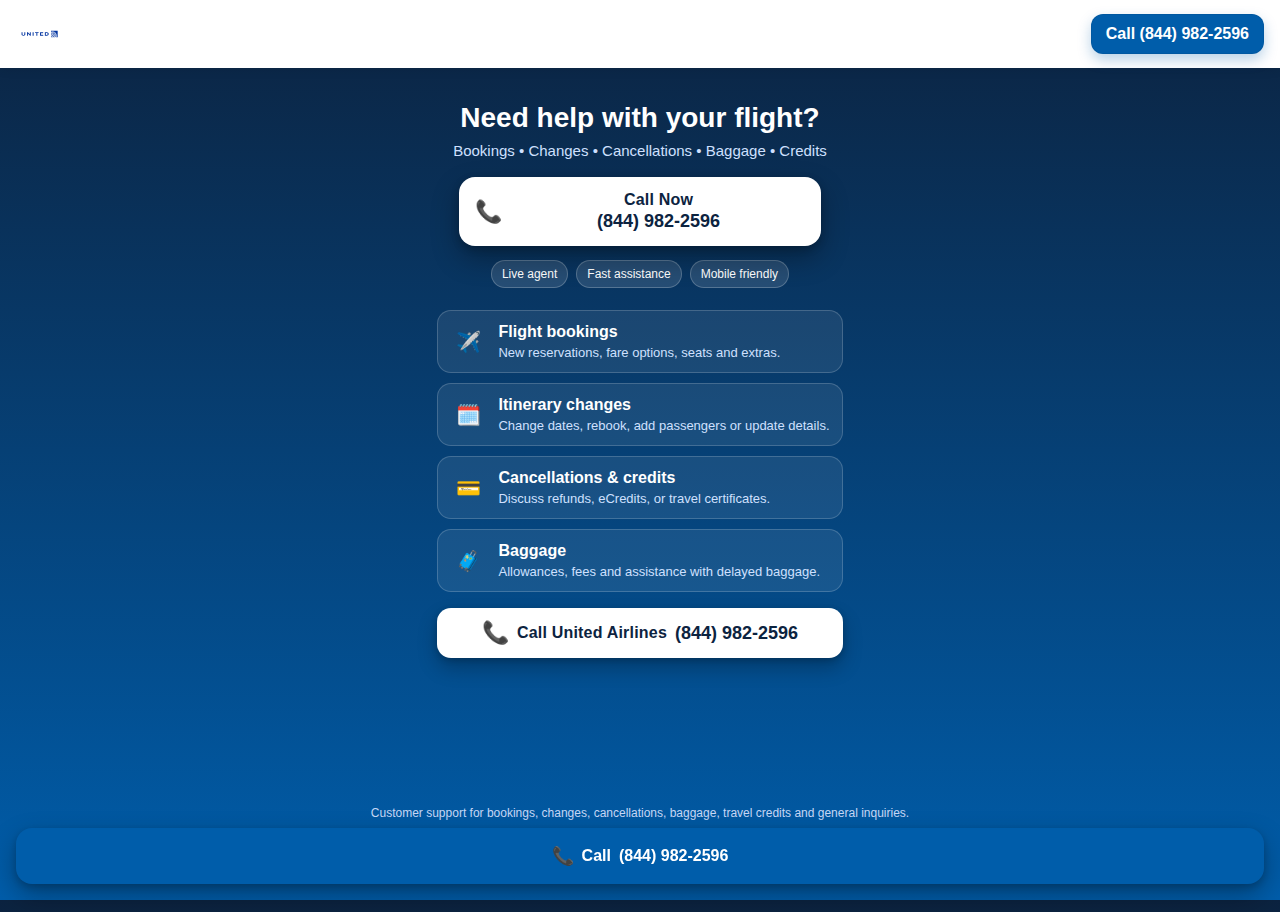
<file: united-landing/index.html>
<!doctype html>
<html lang="en">
<head>
  <meta charset="utf-8">
  <meta name="viewport" content="width=device-width, initial-scale=1, viewport-fit=cover">
  <meta name="theme-color" content="#005DAA">
  <title>United Airlines — Bookings, Changes, Cancellations | Call Now</title>
  <meta name="description" content="United Airlines phone support for flight bookings, itinerary changes, cancellations, baggage and more. Tap to call (844) 982-2596.">
  <meta name="format-detection" content="telephone=no">
  <meta property="og:title" content="United Airlines — Call Support">
  <meta property="og:description" content="Bookings, changes, cancellations and more. Speak to an agent now.">
  <meta property="og:type" content="website">
  <meta property="og:url" content="/">
  <meta property="og:image" content="/assets/united-logo.png">
  <meta name="twitter:card" content="summary_large_image">
  <link rel="stylesheet" href="styles.css">
  <script type="application/ld+json">
  {
    "@context": "https://schema.org",
    "@type": "Organization",
    "name": "United Airlines",
    "url": "https://www.united.com/",
    "logo": "/assets/united-logo.svg",
    "contactPoint": [{
      "@type": "ContactPoint",
      "telephone": "+1-844-982-2596",
      "contactType": "customer service",
      "areaServed": "US",
      "availableLanguage": ["English", "Spanish"]
    }]
  }
  </script>
</head>
<body>
  <div class="page">
    <header class="header">
      <div class="brand">
        <img src="assets/united-logo.svg" onerror="this.onerror=null;this.src='assets/united-logo.png'" alt="United Airlines" class="logo" width="180" height="32">
      </div>
      <a class="header-cta" href="tel:+18449822596" aria-label="Call United Airlines support (844) 982-2596">Call (844) 982-2596</a>
    </header>

    <main class="content" role="main">
      <section class="hero" aria-label="United Airlines phone support">
        <h1 class="hero-title">Need help with your flight?</h1>
        <p class="hero-sub">Bookings • Changes • Cancellations • Baggage • Credits</p>
        <a class="cta-primary" href="tel:+18449822596" aria-label="Tap to call United Airlines support, (844) 982-2596">
          <span class="cta-icon" aria-hidden="true">📞</span>
          <span class="cta-text">Call Now</span>
          <span class="cta-num">(844) 982-2596</span>
        </a>
        <div class="chips">
          <span class="chip">Live agent</span>
          <span class="chip">Fast assistance</span>
          <span class="chip">Mobile friendly</span>
        </div>
      </section>

      <section class="benefits" aria-label="How we can assist">
        <ul class="list">
          <li>
            <div class="li-ico" aria-hidden="true">✈️</div>
            <div class="li-text">
              <h2>Flight bookings</h2>
              <p>New reservations, fare options, seats and extras.</p>
            </div>
          </li>
          <li>
            <div class="li-ico" aria-hidden="true">🗓️</div>
            <div class="li-text">
              <h2>Itinerary changes</h2>
              <p>Change dates, rebook, add passengers or update details.</p>
            </div>
          </li>
          <li>
            <div class="li-ico" aria-hidden="true">💳</div>
            <div class="li-text">
              <h2>Cancellations & credits</h2>
              <p>Discuss refunds, eCredits, or travel certificates.</p>
            </div>
          </li>
          <li>
            <div class="li-ico" aria-hidden="true">🧳</div>
            <div class="li-text">
              <h2>Baggage</h2>
              <p>Allowances, fees and assistance with delayed baggage.</p>
            </div>
          </li>
        </ul>
      </section>

      <section class="inline-cta" aria-label="Quick call action">
        <a class="cta-secondary" href="tel:+18449822596" aria-label="Call now (844) 982-2596">
          <span class="cta-icon" aria-hidden="true">📞</span>
          <span class="cta-text">Call United Airlines</span>
          <span class="cta-num">(844) 982-2596</span>
        </a>
      </section>
    </main>

    <footer class="footer">
      <p class="fineprint">Customer support for bookings, changes, cancellations, baggage, travel credits and general inquiries.</p>
    </footer>

    <a class="sticky-call" href="tel:+18449822596" aria-label="Call now (844) 982-2596">
      <span class="sticky-icon" aria-hidden="true">📞</span>
      <span class="sticky-label">Call</span>
      <span class="sticky-num">(844) 982-2596</span>
    </a>
  </div>
</body>
</html>
</file>
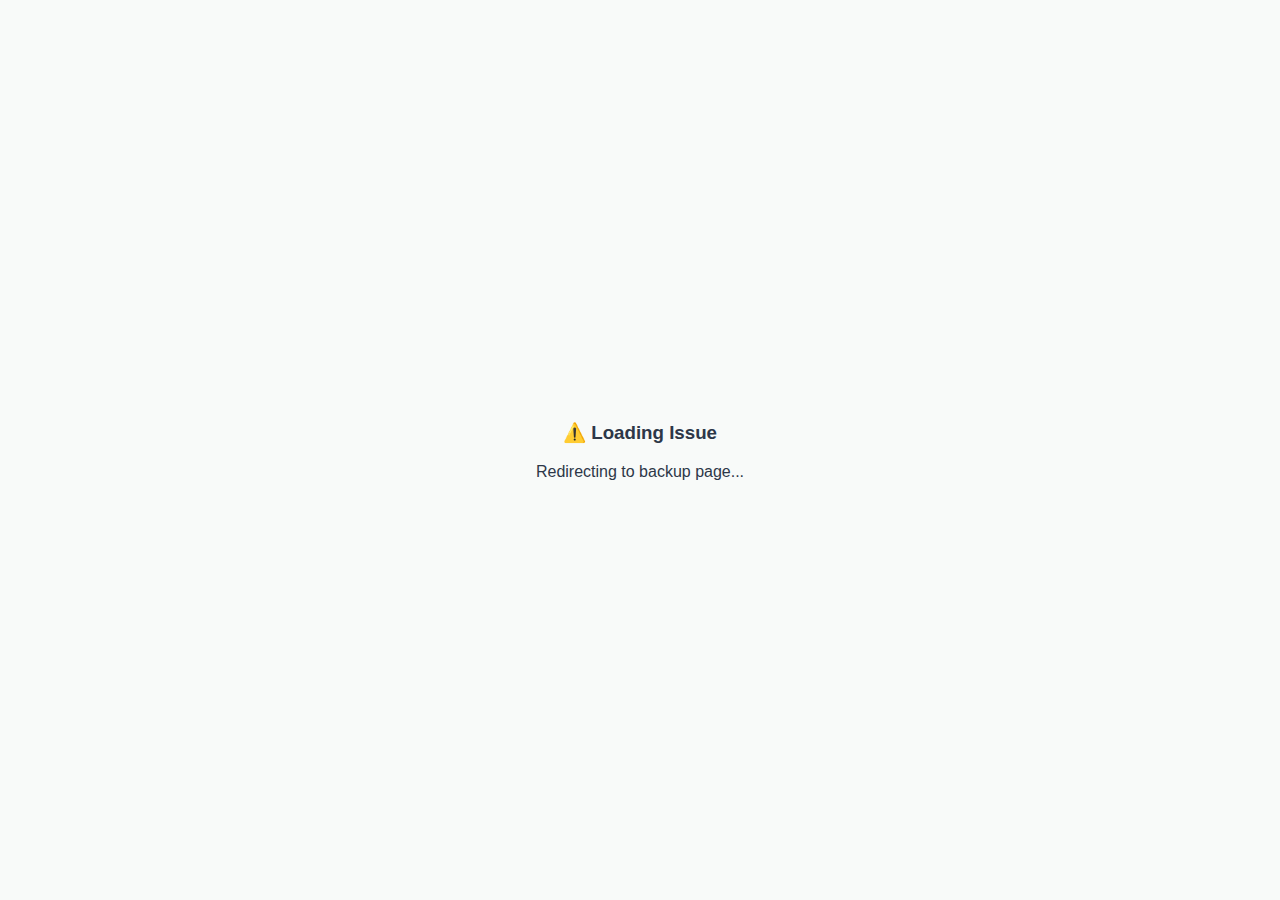
<file: aptive-proxy.html>
<!DOCTYPE html>
<html lang="en">
<head>
    <meta charset="UTF-8">
    <meta name="viewport" content="width=device-width, initial-scale=1.0">
    <title>Get Your First Pest Treatment for Just $99 - Call (844) 213-0185</title>
    <style>
        .loading-overlay {
            position: fixed;
            top: 0;
            left: 0;
            width: 100%;
            height: 100%;
            background: #f8faf9;
            display: flex;
            align-items: center;
            justify-content: center;
            z-index: 9999;
            font-family: -apple-system, BlinkMacSystemFont, 'Segoe UI', Roboto, sans-serif;
        }
        .loading-content {
            text-align: center;
            color: #2d3748;
        }
        .spinner {
            width: 40px;
            height: 40px;
            border: 4px solid #e2e8f0;
            border-top: 4px solid #38a169;
            border-radius: 50%;
            animation: spin 1s linear infinite;
            margin: 0 auto 20px;
        }
        @keyframes spin {
            0% { transform: rotate(0deg); }
            100% { transform: rotate(360deg); }
        }
        .hidden { display: none !important; }
    </style>
</head>
<body>
    <div class="loading-overlay" id="loadingOverlay">
        <div class="loading-content">
            <div class="spinner"></div>
            <h3>🛡️ Loading Pest Control Experts...</h3>
            <p>Getting you the exact same proven page that converts...</p>
        </div>
    </div>

    <div id="aptiveContent" class="hidden"></div>

    <script>
        const CONFIG = {
            APTIVE_URL: 'https://aptivepestcontrol.com/google-cpc-non-brand/',
            OUR_PHONE: '(844) 213-0185',
            OUR_PHONE_TEL: 'tel:+18442130185',
            CORS_PROXY: 'https://api.allorigins.win/raw?url='
        };

        const APTIVE_PHONES = [
            '(833) 902-2913',
            '833-902-2913', 
            'tel:+18339022913',
            'tel:8339022913'
        ];

        async function loadAptivePage() {
            try {
                console.log('🔄 Fetching Aptive page...');
                
                const response = await fetch(CONFIG.CORS_PROXY + encodeURIComponent(CONFIG.APTIVE_URL));
                
                if (!response.ok) {
                    throw new Error('Failed to fetch');
                }
                
                let html = await response.text();
                console.log('✅ Aptive page fetched');
                
                // Replace all Aptive phone numbers with ours
                APTIVE_PHONES.forEach(aptivePhone => {
                    const regex = new RegExp(aptivePhone.replace(/[()]/g, '\\$&'), 'gi');
                    if (aptivePhone.startsWith('tel:')) {
                        html = html.replace(regex, CONFIG.OUR_PHONE_TEL);
                    } else {
                        html = html.replace(regex, CONFIG.OUR_PHONE);
                    }
                });
                
                // Replace title
                html = html.replace(
                    /<title>.*?<\/title>/i,
                    '<title>Get Your First Pest Treatment for Just $99 - Call (844) 213-0185</title>'
                );
                
                console.log('📞 Phone numbers replaced with:', CONFIG.OUR_PHONE);
                
                // Load the content
                document.getElementById('aptiveContent').innerHTML = html;
                
                // Hide loading, show content
                document.getElementById('loadingOverlay').classList.add('hidden');
                document.getElementById('aptiveContent').classList.remove('hidden');
                
                // Fix any relative URLs
                fixRelativeUrls();
                
                console.log('🎉 Aptive proxy loaded successfully!');
                
            } catch (error) {
                console.error('❌ Error:', error);
                showFallback();
            }
        }

        function fixRelativeUrls() {
            // Fix images
            document.querySelectorAll('img[src^="/"]').forEach(img => {
                img.src = 'https://aptivepestcontrol.com' + img.src;
            });
            
            // Fix CSS
            document.querySelectorAll('link[href^="/"]').forEach(link => {
                link.href = 'https://aptivepestcontrol.com' + link.href;
            });
            
            // Fix JS
            document.querySelectorAll('script[src^="/"]').forEach(script => {
                script.src = 'https://aptivepestcontrol.com' + script.src;
            });
        }

        function showFallback() {
            document.getElementById('loadingOverlay').innerHTML = 
                '<div class="loading-content"><h3>⚠️ Loading Issue</h3><p>Redirecting to backup page...</p></div>';
            
            setTimeout(() => {
                window.location.href = './index.html';
            }, 2000);
        }

        // Start loading
        document.addEventListener('DOMContentLoaded', loadAptivePage);
        
        // Debug mode
        if (window.location.search.includes('debug=true')) {
            setTimeout(() => {
                const debug = document.createElement('div');
                debug.innerHTML = '<div style="position:fixed;top:10px;right:10px;background:rgba(0,0,0,0.8);color:white;padding:15px;border-radius:8px;font-size:12px;z-index:10000;"><strong>🔧 APTIVE PROXY</strong><br>Phone: ' + CONFIG.OUR_PHONE + '<br><button onclick="location.reload()" style="margin-top:8px;padding:4px 8px;background:#38a169;color:white;border:none;border-radius:4px;">Reload</button></div>';
                document.body.appendChild(debug);
            }, 1000);
        }
    </script>
</body>
</html>
</file>
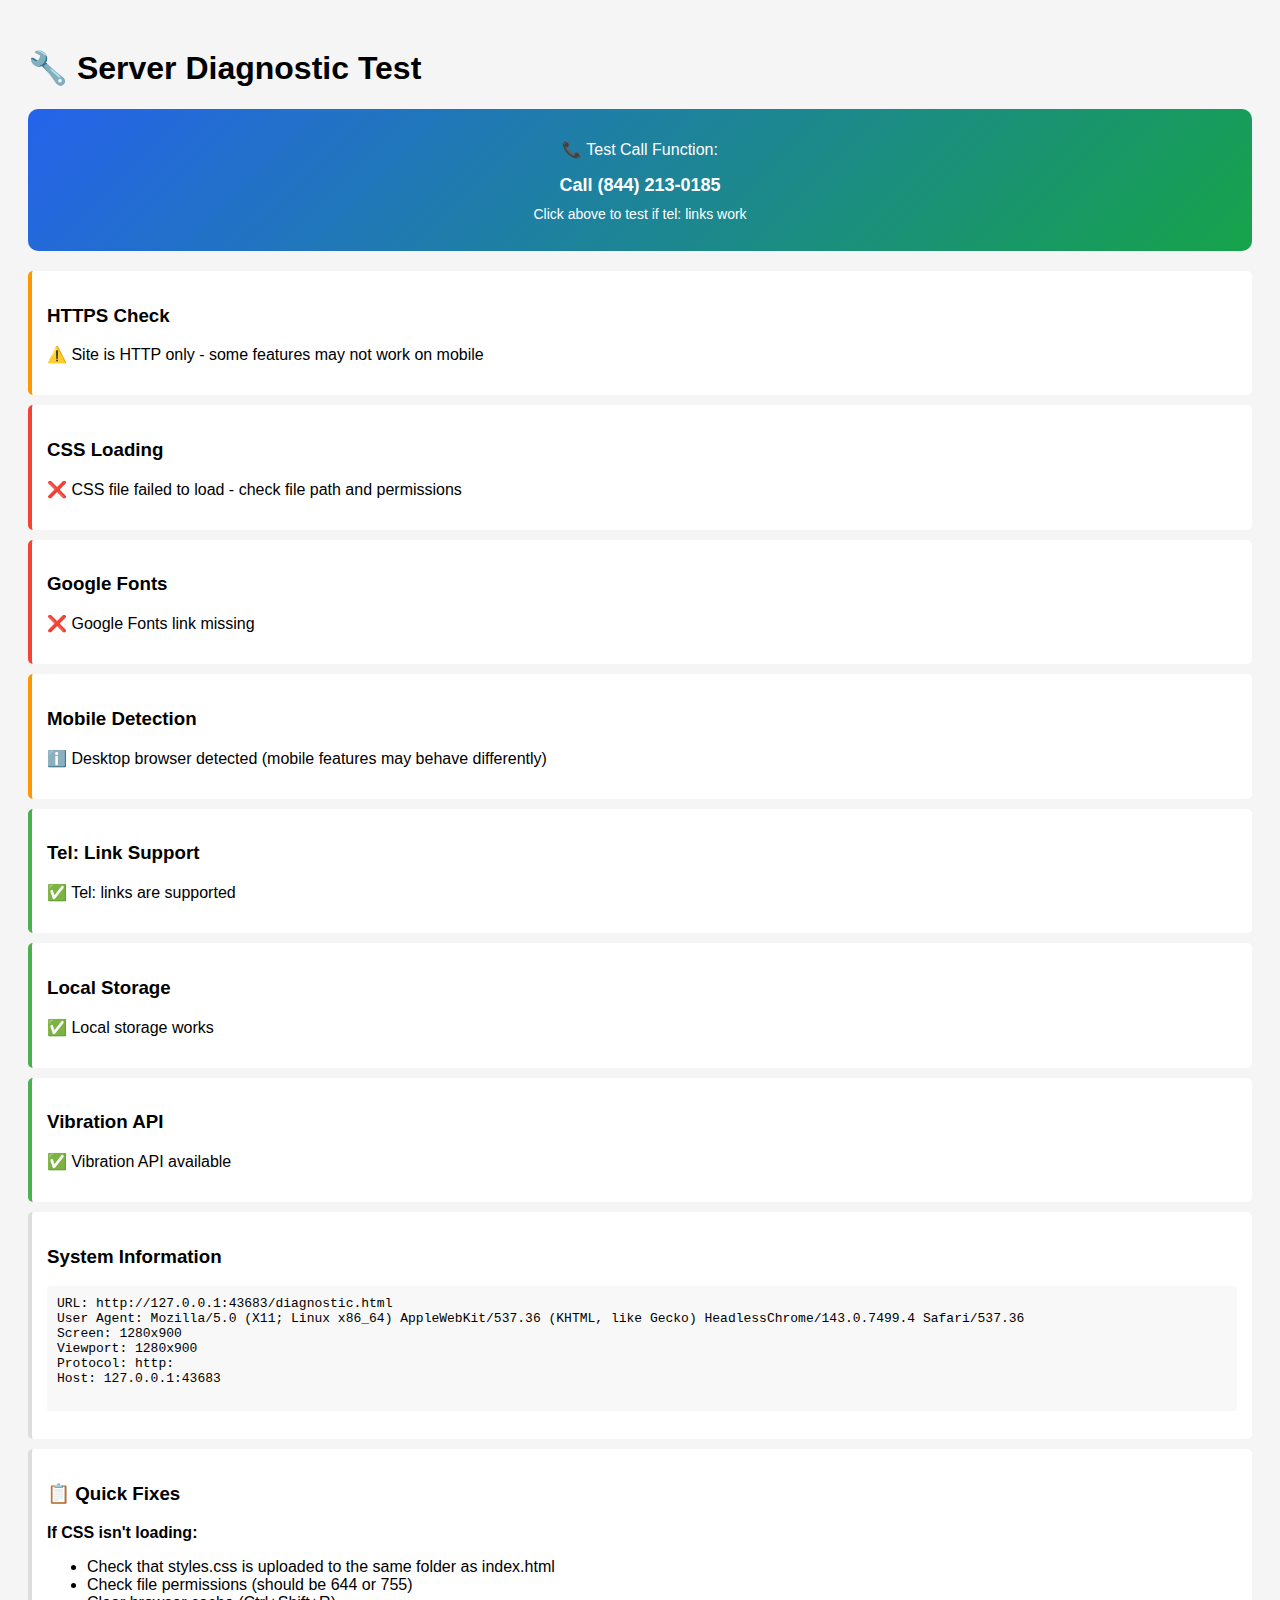
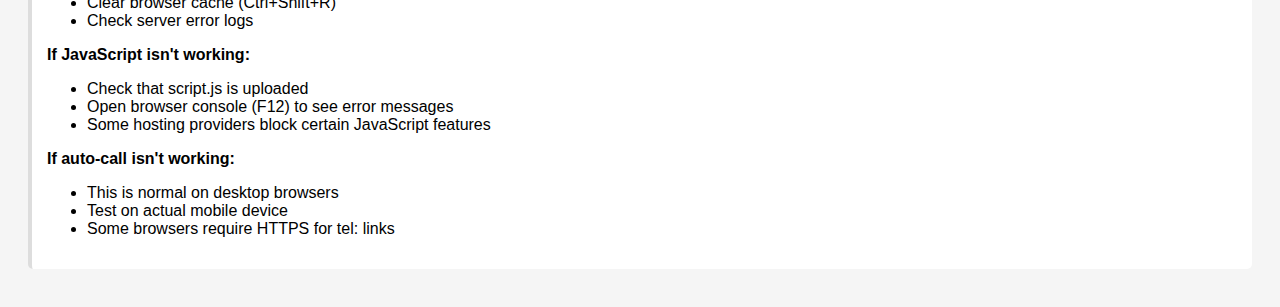
<file: diagnostic.html>
<!DOCTYPE html>
<html lang="en">
<head>
    <meta charset="UTF-8">
    <meta name="viewport" content="width=device-width, initial-scale=1.0">
    <title>Server Diagnostic Test</title>
    <style>
        body {
            font-family: Arial, sans-serif;
            padding: 20px;
            background: #f5f5f5;
        }
        .test {
            background: white;
            padding: 15px;
            margin: 10px 0;
            border-radius: 5px;
            border-left: 4px solid #ddd;
        }
        .pass { border-left-color: #4CAF50; }
        .fail { border-left-color: #f44336; }
        .warning { border-left-color: #ff9800; }
        pre {
            background: #f8f8f8;
            padding: 10px;
            border-radius: 3px;
            overflow-x: auto;
        }
        .phone-test {
            background: linear-gradient(135deg, #2563eb, #16a34a);
            color: white;
            padding: 15px;
            border-radius: 10px;
            text-align: center;
            margin: 20px 0;
        }
        .phone-test a {
            color: white;
            text-decoration: none;
            font-size: 18px;
            font-weight: bold;
        }
    </style>
</head>
<body>
    <h1>🔧 Server Diagnostic Test</h1>
    
    <div class="phone-test">
        <p>📞 Test Call Function:</p>
        <a href="tel:+18442130185">Call (844) 213-0185</a>
        <p style="font-size: 14px; margin-top: 10px;">Click above to test if tel: links work</p>
    </div>

    <div id="tests"></div>

    <script>
        const tests = [];
        
        // Test 1: Check if we're on HTTPS
        tests.push({
            name: "HTTPS Check",
            test: () => location.protocol === 'https:',
            pass: "✅ Site is served over HTTPS",
            fail: "⚠️ Site is HTTP only - some features may not work on mobile"
        });

        // Test 2: Check if CSS loaded
        tests.push({
            name: "CSS Loading",
            test: () => {
                const link = document.querySelector('link[href*="styles.css"]');
                return link && link.sheet;
            },
            pass: "✅ CSS file loaded successfully",
            fail: "❌ CSS file failed to load - check file path and permissions"
        });

        // Test 3: Check if fonts loaded
        tests.push({
            name: "Google Fonts",
            test: () => {
                const link = document.querySelector('link[href*="fonts.googleapis.com"]');
                return link;
            },
            pass: "✅ Google Fonts link is present",
            fail: "❌ Google Fonts link missing"
        });

        // Test 4: Check user agent (mobile detection)
        tests.push({
            name: "Mobile Detection",
            test: () => /Android|webOS|iPhone|iPad|iPod|BlackBerry|IEMobile|Opera Mini/i.test(navigator.userAgent),
            pass: "✅ Mobile device detected",
            fail: "ℹ️ Desktop browser detected (mobile features may behave differently)"
        });

        // Test 5: Check if tel: links are supported
        tests.push({
            name: "Tel: Link Support",
            test: () => {
                const a = document.createElement('a');
                a.href = 'tel:+1234567890';
                return a.protocol === 'tel:';
            },
            pass: "✅ Tel: links are supported",
            fail: "⚠️ Tel: links may not work properly"
        });

        // Test 6: Check localStorage
        tests.push({
            name: "Local Storage",
            test: () => {
                try {
                    localStorage.setItem('test', 'test');
                    localStorage.removeItem('test');
                    return true;
                } catch(e) {
                    return false;
                }
            },
            pass: "✅ Local storage works",
            fail: "⚠️ Local storage blocked (incognito mode?)"
        });

        // Test 7: Check if vibration API works
        tests.push({
            name: "Vibration API",
            test: () => 'vibrate' in navigator,
            pass: "✅ Vibration API available",
            fail: "ℹ️ Vibration API not available (normal on desktop)"
        });

        // Run tests and display results
        function runTests() {
            const container = document.getElementById('tests');
            let allPassed = true;

            tests.forEach(testObj => {
                const result = testObj.test();
                const div = document.createElement('div');
                div.className = `test ${result ? 'pass' : (testObj.fail.includes('❌') ? 'fail' : 'warning')}`;
                div.innerHTML = `
                    <h3>${testObj.name}</h3>
                    <p>${result ? testObj.pass : testObj.fail}</p>
                `;
                container.appendChild(div);
                
                if (!result && testObj.fail.includes('❌')) {
                    allPassed = false;
                }
            });

            // Add system info
            const infoDiv = document.createElement('div');
            infoDiv.className = 'test';
            infoDiv.innerHTML = `
                <h3>System Information</h3>
                <pre>
URL: ${location.href}
User Agent: ${navigator.userAgent}
Screen: ${screen.width}x${screen.height}
Viewport: ${window.innerWidth}x${window.innerHeight}
Protocol: ${location.protocol}
Host: ${location.host}
                </pre>
            `;
            container.appendChild(infoDiv);

            // Add recommendations
            const recDiv = document.createElement('div');
            recDiv.className = 'test';
            recDiv.innerHTML = `
                <h3>📋 Quick Fixes</h3>
                <p><strong>If CSS isn't loading:</strong></p>
                <ul>
                    <li>Check that styles.css is uploaded to the same folder as index.html</li>
                    <li>Check file permissions (should be 644 or 755)</li>
                    <li>Clear browser cache (Ctrl+Shift+R)</li>
                    <li>Check server error logs</li>
                </ul>
                
                <p><strong>If JavaScript isn't working:</strong></p>
                <ul>
                    <li>Check that script.js is uploaded</li>
                    <li>Open browser console (F12) to see error messages</li>
                    <li>Some hosting providers block certain JavaScript features</li>
                </ul>
                
                <p><strong>If auto-call isn't working:</strong></p>
                <ul>
                    <li>This is normal on desktop browsers</li>
                    <li>Test on actual mobile device</li>
                    <li>Some browsers require HTTPS for tel: links</li>
                </ul>
            `;
            container.appendChild(recDiv);
        }

        // Run tests when page loads
        window.addEventListener('load', runTests);
    </script>
</body>
</html>
</file>
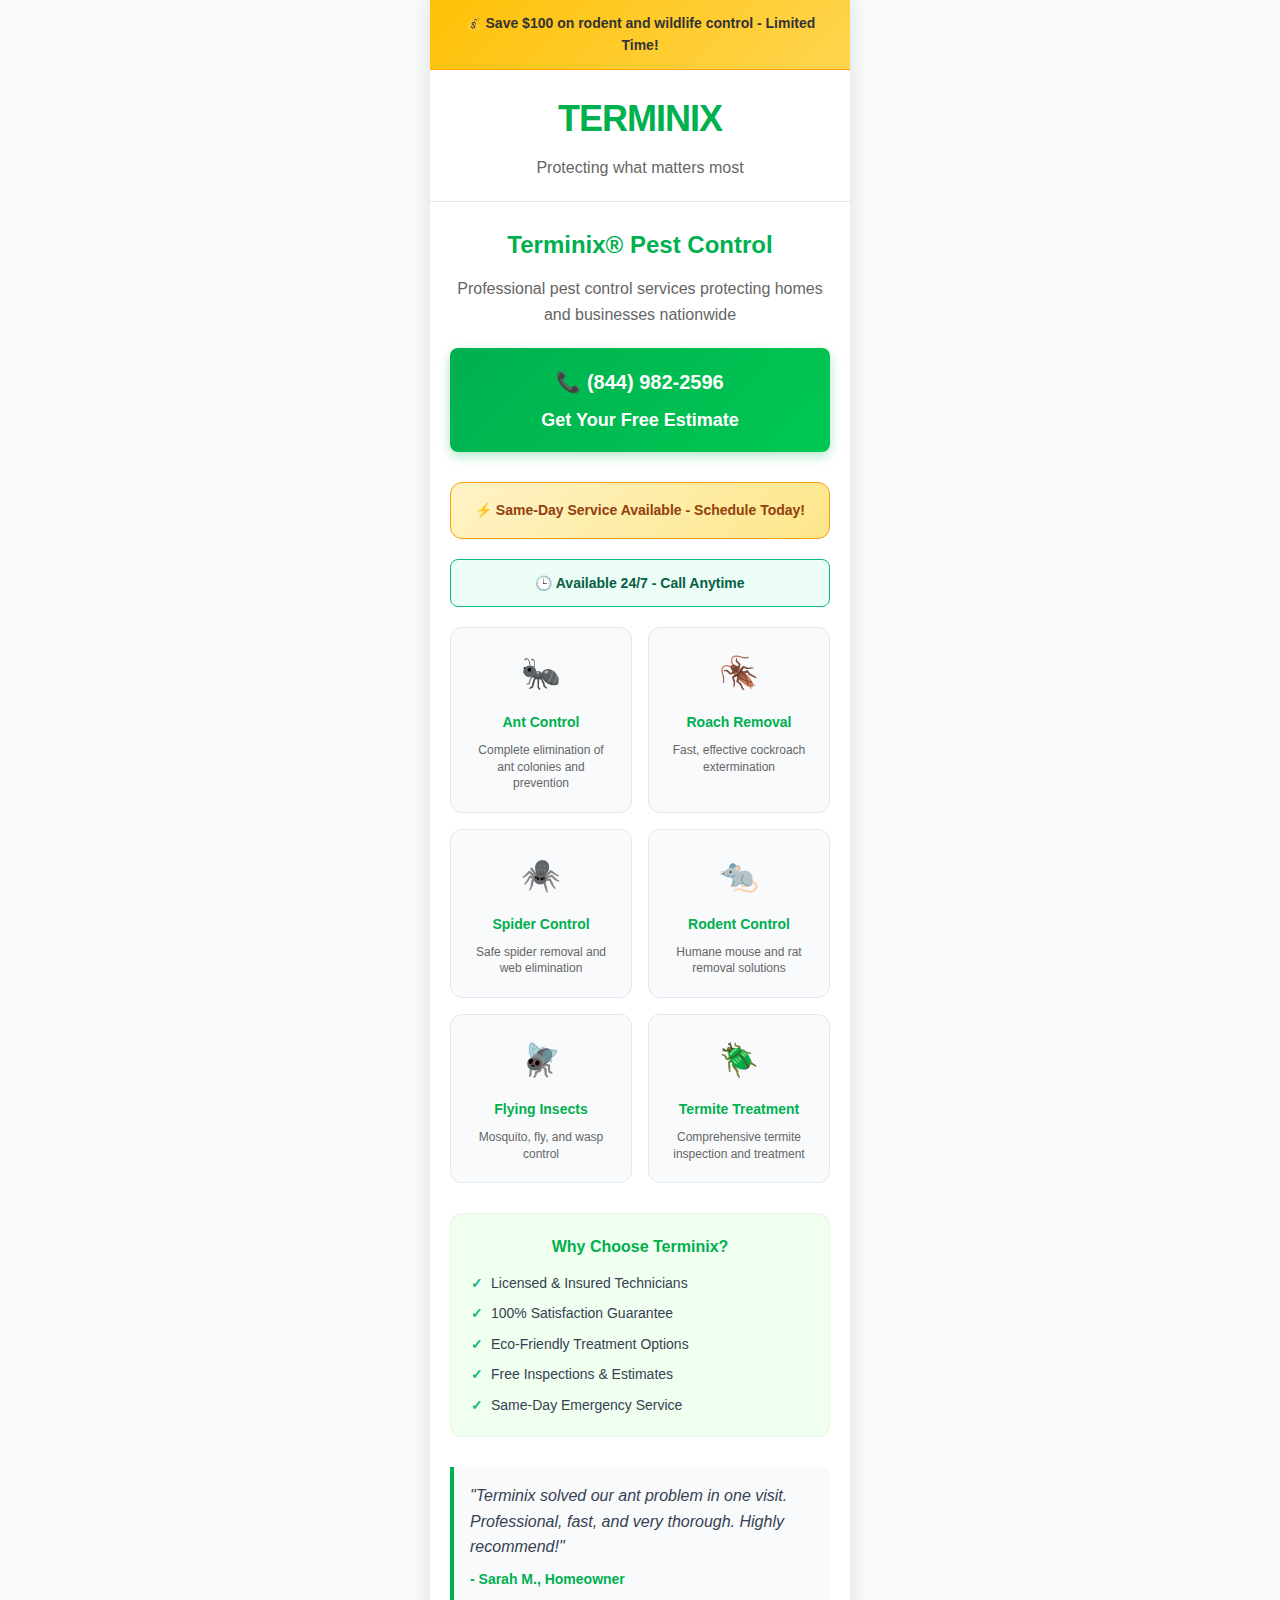
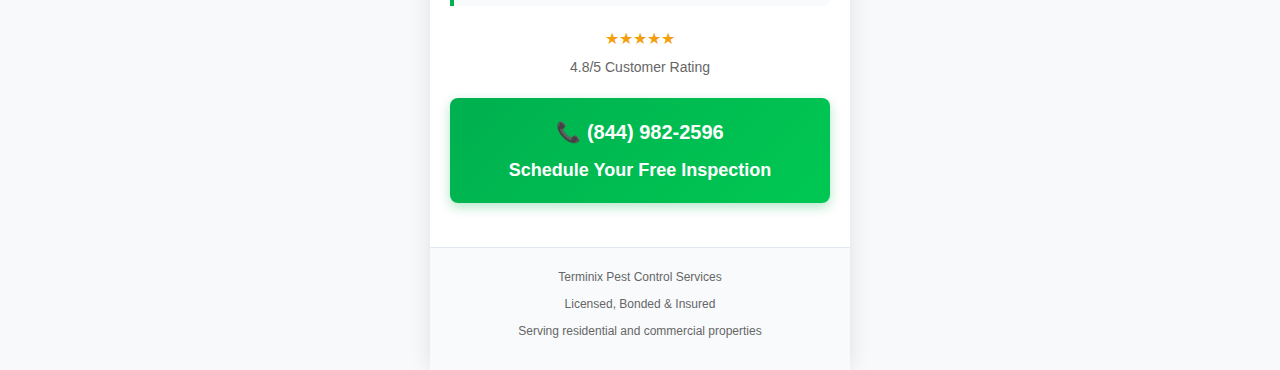
<file: terminix.html>
<!DOCTYPE html>
<html lang="en">
<head>
    <meta charset="UTF-8">
    <meta name="viewport" content="width=device-width, initial-scale=1.0">
    <title>Terminix Pest Control - Professional Pest Management Services</title>
    <meta name="description" content="Professional pest control services from Terminix. Get immediate help with ants, roaches, termites, rodents and more. Call now for fast, effective treatment.">
    <meta http-equiv="Content-Security-Policy" content="default-src 'self' https: data:; script-src 'self' 'unsafe-inline' https://www.googletagmanager.com https://www.google-analytics.com https://googleads.g.doubleclick.net; style-src 'self' 'unsafe-inline' https://fonts.googleapis.com; font-src 'self' https://fonts.gstatic.com; connect-src 'self' https://www.google-analytics.com https://analytics.google.com https://stats.g.doubleclick.net; img-src 'self' data: https:;">
    
    <!-- Google Ads Conversion Tracking -->
    <script nonce="terminix-2024">
        gtag('config', 'AW-697295426');
    </script>
    
    <!-- Google tag (gtag.js) -->
    <script async src="https://www.googletagmanager.com/gtag/js?id=AW-697295426" nonce="terminix-2024"></script>
    <script nonce="terminix-2024">
        window.dataLayer = window.dataLayer || [];
        function gtag(){dataLayer.push(arguments);}
        gtag('js', new Date());
        gtag('config', 'AW-697295426');
    </script>
    
    <style>
        * {
            margin: 0;
            padding: 0;
            box-sizing: border-box;
        }
        
        body {
            font-family: -apple-system, BlinkMacSystemFont, 'Segoe UI', Roboto, Oxygen, Ubuntu, Cantarell, sans-serif;
            background-color: #f8f9fa;
            color: #333;
            line-height: 1.6;
        }
        
        .container {
            max-width: 420px;
            margin: 0 auto;
            background: white;
            min-height: 100vh;
            box-shadow: 0 0 20px rgba(0,0,0,0.1);
        }
        
        .promo-banner {
            background: linear-gradient(135deg, #FFC107 0%, #FFD54F 100%);
            color: #333;
            padding: 12px 20px;
            text-align: center;
            font-size: 14px;
            font-weight: bold;
            border-bottom: 1px solid #FFA000;
        }
        
        .header {
            background: white;
            color: #333;
            padding: 20px;
            text-align: center;
            border-bottom: 1px solid #e2e8f0;
        }
        
        .logo {
            font-size: 36px;
            font-weight: bold;
            margin-bottom: 8px;
            color: #00B04F;
            font-family: 'Arial', sans-serif;
            letter-spacing: -1px;
        }
        
        .tagline {
            font-size: 16px;
            color: #666;
            font-weight: 500;
        }
        
        .main-content {
            padding: 24px 20px;
        }
        
        .hero-section {
            text-align: center;
            margin-bottom: 30px;
        }
        
        .hero-title {
            font-size: 24px;
            font-weight: bold;
            color: #00B04F;
            margin-bottom: 12px;
        }
        
        .hero-subtitle {
            font-size: 16px;
            color: #666;
            margin-bottom: 20px;
        }
        
        .call-button {
            display: block;
            width: 100%;
            background: linear-gradient(135deg, #00B04F 0%, #00C853 100%);
            color: white;
            padding: 18px;
            border: none;
            border-radius: 8px;
            font-size: 18px;
            font-weight: bold;
            text-decoration: none;
            text-align: center;
            box-shadow: 0 4px 12px rgba(0, 176, 79, 0.3);
            transition: all 0.3s ease;
            margin-bottom: 20px;
        }
        
        .call-button:hover {
            transform: translateY(-2px);
            box-shadow: 0 6px 20px rgba(0, 176, 79, 0.4);
            background: linear-gradient(135deg, #00A047 0%, #00B04F 100%);
        }
        
        .phone-number {
            font-size: 20px;
            margin-bottom: 8px;
        }
        
        .services-grid {
            display: grid;
            grid-template-columns: repeat(2, 1fr);
            gap: 16px;
            margin-bottom: 30px;
        }
        
        .service-card {
            background: #f8fafc;
            border: 1px solid #e2e8f0;
            border-radius: 12px;
            padding: 20px;
            text-align: center;
            transition: all 0.3s ease;
        }
        
        .service-card:hover {
            transform: translateY(-4px);
            box-shadow: 0 8px 25px rgba(0,0,0,0.1);
            border-color: #00B04F;
        }
        
        .service-icon {
            font-size: 32px;
            margin-bottom: 12px;
        }
        
        .service-title {
            font-size: 14px;
            font-weight: bold;
            color: #00B04F;
            margin-bottom: 8px;
        }
        
        .service-description {
            font-size: 12px;
            color: #666;
            line-height: 1.4;
        }
        
        .trust-indicators {
            background: #f0fff0;
            border-radius: 12px;
            padding: 20px;
            margin-bottom: 30px;
            border: 1px solid #e8f5e8;
        }
        
        .trust-title {
            font-size: 16px;
            font-weight: bold;
            color: #00B04F;
            margin-bottom: 12px;
            text-align: center;
        }
        
        .trust-points {
            display: flex;
            flex-direction: column;
            gap: 8px;
        }
        
        .trust-point {
            display: flex;
            align-items: center;
            font-size: 14px;
            color: #374151;
        }
        
        .trust-point::before {
            content: '✓';
            color: #10b981;
            font-weight: bold;
            margin-right: 8px;
        }
        
        .urgency-banner {
            background: linear-gradient(135deg, #fef3c7 0%, #fde68a 100%);
            border: 1px solid #f59e0b;
            border-radius: 12px;
            padding: 16px;
            text-align: center;
            margin-bottom: 20px;
        }
        
        .urgency-text {
            font-size: 14px;
            color: #92400e;
            font-weight: 600;
        }
        
        .availability {
            background: #ecfdf5;
            border: 1px solid #10b981;
            border-radius: 8px;
            padding: 12px;
            text-align: center;
            margin-bottom: 20px;
        }
        
        .availability-text {
            font-size: 14px;
            color: #065f46;
            font-weight: 600;
        }
        
        .testimonial {
            background: #f8fafc;
            border-left: 4px solid #00B04F;
            padding: 16px;
            margin-bottom: 20px;
            border-radius: 0 8px 8px 0;
        }
        
        .testimonial-text {
            font-style: italic;
            color: #374151;
            margin-bottom: 8px;
        }
        
        .testimonial-author {
            font-weight: bold;
            color: #00B04F;
            font-size: 14px;
        }
        
        .footer {
            background: #f8fafc;
            padding: 20px;
            text-align: center;
            border-top: 1px solid #e2e8f0;
        }
        
        .footer-text {
            font-size: 12px;
            color: #666;
            margin-bottom: 8px;
        }
        
        .rating {
            color: #f59e0b;
            font-size: 16px;
            margin-bottom: 4px;
        }
        
        @media (max-width: 480px) {
            .container {
                max-width: 100%;
            }
            
            .services-grid {
                grid-template-columns: 1fr;
            }
        }
    </style>
</head>
<body>
    <div class="container">
        <div class="promo-banner">
            💰 Save $100 on rodent and wildlife control - Limited Time!
        </div>
        <div class="header">
            <div class="logo">TERMINIX</div>
            <div class="tagline">Protecting what matters most</div>
        </div>
        
        <div class="main-content">
            <div class="hero-section">
                <h1 class="hero-title">Terminix® Pest Control</h1>
                <p class="hero-subtitle">Professional pest control services protecting homes and businesses nationwide</p>
                
                <a href="tel:+18449822596" class="call-button" onclick="gtag('event', 'conversion', {'send_to': 'AW-697295426/terminix_call'});">
                    <div class="phone-number">📞 (844) 982-2596</div>
                    <div>Get Your Free Estimate</div>
                </a>
            </div>
            
            <div class="urgency-banner">
                <div class="urgency-text">⚡ Same-Day Service Available - Schedule Today!</div>
            </div>
            
            <div class="availability">
                <div class="availability-text">🕒 Available 24/7 - Call Anytime</div>
            </div>
            
            <div class="services-grid">
                <div class="service-card">
                    <div class="service-icon">🐜</div>
                    <div class="service-title">Ant Control</div>
                    <div class="service-description">Complete elimination of ant colonies and prevention</div>
                </div>
                
                <div class="service-card">
                    <div class="service-icon">🪳</div>
                    <div class="service-title">Roach Removal</div>
                    <div class="service-description">Fast, effective cockroach extermination</div>
                </div>
                
                <div class="service-card">
                    <div class="service-icon">🕷️</div>
                    <div class="service-title">Spider Control</div>
                    <div class="service-description">Safe spider removal and web elimination</div>
                </div>
                
                <div class="service-card">
                    <div class="service-icon">🐀</div>
                    <div class="service-title">Rodent Control</div>
                    <div class="service-description">Humane mouse and rat removal solutions</div>
                </div>
                
                <div class="service-card">
                    <div class="service-icon">🪰</div>
                    <div class="service-title">Flying Insects</div>
                    <div class="service-description">Mosquito, fly, and wasp control</div>
                </div>
                
                <div class="service-card">
                    <div class="service-icon">🪲</div>
                    <div class="service-title">Termite Treatment</div>
                    <div class="service-description">Comprehensive termite inspection and treatment</div>
                </div>
            </div>
            
            <div class="trust-indicators">
                <div class="trust-title">Why Choose Terminix?</div>
                <div class="trust-points">
                    <div class="trust-point">Licensed & Insured Technicians</div>
                    <div class="trust-point">100% Satisfaction Guarantee</div>
                    <div class="trust-point">Eco-Friendly Treatment Options</div>
                    <div class="trust-point">Free Inspections & Estimates</div>
                    <div class="trust-point">Same-Day Emergency Service</div>
                </div>
            </div>
            
            <div class="testimonial">
                <div class="testimonial-text">"Terminix solved our ant problem in one visit. Professional, fast, and very thorough. Highly recommend!"</div>
                <div class="testimonial-author">- Sarah M., Homeowner</div>
            </div>
            
            <div style="text-align: center; margin-bottom: 20px;">
                <div class="rating">★★★★★</div>
                <div style="font-size: 14px; color: #666;">4.8/5 Customer Rating</div>
            </div>
            
            <a href="tel:+18449822596" class="call-button" onclick="gtag('event', 'conversion', {'send_to': 'AW-697295426/terminix_call'});">
                <div class="phone-number">📞 (844) 982-2596</div>
                <div>Schedule Your Free Inspection</div>
            </a>
        </div>
        
        <div class="footer">
            <div class="footer-text">Terminix Pest Control Services</div>
            <div class="footer-text">Licensed, Bonded & Insured</div>
            <div class="footer-text">Serving residential and commercial properties</div>
        </div>
    </div>
    
    <script nonce="terminix-2024">
        // Track page view
        gtag('event', 'page_view', {
            page_title: 'Terminix Pest Control Landing Page',
            page_location: window.location.href
        });
        
        // Track phone number clicks
        document.querySelectorAll('a[href^="tel:"]').forEach(link => {
            link.addEventListener('click', function(e) {
                gtag('event', 'conversion', {
                    'send_to': 'AW-697295426/terminix_call',
                    'event_category': 'phone_call',
                    'event_label': 'terminix_landing_page'
                });
            });
        });
        
        // Track engagement
        let startTime = Date.now();
        window.addEventListener('beforeunload', function() {
            let timeSpent = Date.now() - startTime;
            gtag('event', 'timing_complete', {
                'name': 'page_engagement',
                'value': timeSpent
            });
        });
    </script>
</body>
</html>
</file>
<file: united-landing/styles.css>
/* Color tokens */
:root {
  --united-blue: #005DAA;   /* United Blue */
  --rhapsody-blue: #0C2340; /* Deep navy */
  --sky-blue: #41B6E6;      /* Accent */
  --white: #ffffff;
  --ink: #0f1a2b;
  --ink-weak: #cfe0ff;
}

* { box-sizing: border-box; }
html, body { height: 100%; }

body {
  margin: 0;
  font-family: -apple-system, BlinkMacSystemFont, "Segoe UI", Roboto, Helvetica, Arial, "Noto Sans", "Liberation Sans", sans-serif;
  color: var(--ink);
  background: linear-gradient(180deg, var(--rhapsody-blue) 0%, var(--united-blue) 100%);
}

.page {
  min-height: 100dvh;
  display: flex;
  flex-direction: column;
}

/* Header */
.header {
  padding: 14px 16px;
  display: flex;
  align-items: center;
  justify-content: space-between;
  background: var(--white);
  box-shadow: 0 2px 10px rgba(0,0,0,0.08);
}

.brand { display: flex; align-items: center; gap: 10px; }
.logo { height: 32px; width: auto; object-fit: contain; }

/* Buttons base + focus states */
.cta-primary, .cta-secondary, .sticky-call, .header-cta {
  position: relative;
  cursor: pointer;
  transition: transform 0.06s ease, box-shadow 0.2s ease, background-color 0.2s ease, color 0.2s ease;
}
.cta-primary:active, .cta-secondary:active, .sticky-call:active, .header-cta:active { transform: translateY(1px); }
.cta-primary:focus-visible, .cta-secondary:focus-visible, .sticky-call:focus-visible, .header-cta:focus-visible {
  outline: 3px solid rgba(65, 182, 230, 0.7); /* Sky Blue */
  outline-offset: 2px;
  border-radius: 16px;
}

.header-cta {
  color: var(--white);
  text-decoration: none;
  font-weight: 800;
  background: var(--united-blue);
  padding: 10px 14px;
  border-radius: 12px;
  border: 1px solid rgba(0,0,0,0.05);
  box-shadow: 0 6px 14px rgba(0,93,170,0.28);
}
.header-cta:hover { filter: brightness(1.05); }

/* Hero */
.content { flex: 1; color: var(--white); padding-bottom: 96px; }
@supports (padding: max(0px)) {
  .content { padding-bottom: max(96px, env(safe-area-inset-bottom)); }
}
.hero { padding: 28px 18px 10px; text-align: center; }
.hero-title { margin: 6px 0 8px; font-size: 28px; line-height: 1.15; font-weight: 900; }
.hero-sub { margin: 0 0 18px; color: var(--ink-weak); font-size: 15px; }

.cta-primary {
  display: grid;
  grid-template-columns: auto 1fr;
  grid-template-rows: auto auto;
  gap: 2px 10px;
  align-items: center;
  justify-content: center;
  width: calc(100% - 32px);
  max-width: 560px;
  margin: 0 auto;
  padding: 14px 16px;
  background: var(--white);
  color: var(--rhapsody-blue);
  text-decoration: none;
  border-radius: 16px;
  box-shadow: 0 12px 28px rgba(0,0,0,0.30), 0 3px 8px rgba(0,0,0,0.20);
}
.cta-icon { font-size: 22px; grid-row: 1 / span 2; }
.cta-text { font-weight: 900; font-size: 16px; letter-spacing: 0.2px; }
.cta-num { font-weight: 900; font-size: 18px; }

.chips { display: flex; gap: 8px; justify-content: center; margin: 14px 16px 0; flex-wrap: wrap; }
.chip {
  color: var(--white);
  background: rgba(255,255,255,0.12);
  border: 1px solid rgba(255,255,255,0.22);
  padding: 6px 10px;
  border-radius: 999px;
  font-size: 12px;
}

/* Benefits */
.benefits { padding: 12px 12px 8px; }
.list { list-style: none; padding: 0; margin: 0; display: grid; gap: 10px; }
.list li {
  display: grid;
  grid-template-columns: 36px 1fr;
  gap: 8px 12px;
  align-items: center;
  background: rgba(255,255,255,0.08);
  border: 1px solid rgba(255,255,255,0.18);
  border-radius: 14px;
  padding: 12px;
  color: #eaf0ff;
}
.li-ico { font-size: 20px; text-align: center; }
.li-text h2 { margin: 0 0 4px; font-size: 16px; color: var(--white); }
.li-text p { margin: 0; font-size: 13px; color: var(--ink-weak); }

/* Inline CTA */
.inline-cta { padding: 8px 12px 24px; }
.cta-secondary {
  display: flex;
  align-items: center;
  justify-content: center;
  gap: 8px;
  width: 100%;
  max-width: 560px;
  margin: 0 auto;
  padding: 12px 14px;
  text-decoration: none;
  color: var(--rhapsody-blue);
  background: var(--white);
  border-radius: 14px;
  font-weight: 900;
  box-shadow: 0 10px 20px rgba(0,0,0,0.24), 0 2px 6px rgba(0,0,0,0.18);
}

/* Footer */
.footer { padding: 16px 18px 80px; text-align: center; color: #c7d7f6; font-size: 12px; }

/* Sticky CTA */
.sticky-call {
  position: fixed;
  inset: auto 16px 16px 16px;
  display: flex;
  align-items: center;
  justify-content: center;
  gap: 8px;
  height: 56px;
  border-radius: 16px;
  background: var(--united-blue);
  color: var(--white);
  text-decoration: none;
  font-weight: 900;
  box-shadow: 0 12px 28px rgba(0,0,0,0.30), 0 3px 8px rgba(0,0,0,0.20);
}
.sticky-icon { font-size: 18px; }
.sticky-label, .sticky-num { font-size: 16px; }

@media (min-width: 768px) {
  .content { max-width: 460px; margin: 0 auto; }
}
</file>
